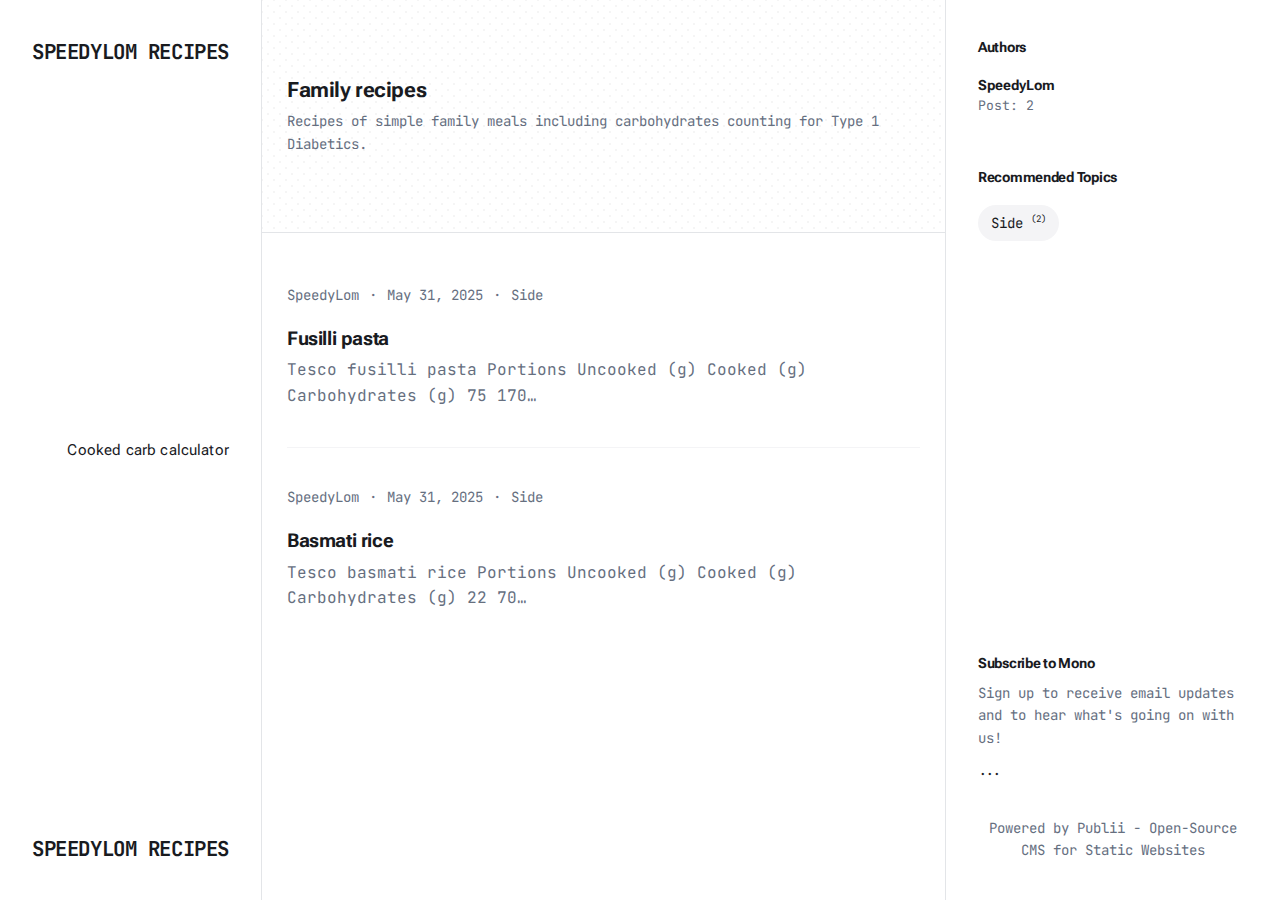
<file: index.html>
<!DOCTYPE html><html lang="en-gb"><head><meta charset="utf-8"><meta http-equiv="X-UA-Compatible" content="IE=edge"><meta name="viewport" content="width=device-width,initial-scale=1"><title>SpeedyLom Recipes</title><meta name="generator" content="Publii Open-Source CMS for Static Site"><link rel="canonical" href="https://speedylom.github.io/recipes/"><link rel="alternate" type="application/atom+xml" href="https://speedylom.github.io/recipes/feed.xml" title="SpeedyLom Recipes - RSS"><link rel="alternate" type="application/json" href="https://speedylom.github.io/recipes/feed.json" title="SpeedyLom Recipes - JSON"><meta property="og:title" content="SpeedyLom Recipes"><meta property="og:site_name" content="SpeedyLom Recipes"><meta property="og:description" content=""><meta property="og:url" content="https://speedylom.github.io/recipes/"><meta property="og:type" content="website"><link rel="preload" href="https://speedylom.github.io/recipes/assets/dynamic/fonts/jetbrainsmono/jetbrainsmono.woff2" as="font" type="font/woff2" crossorigin><link rel="preload" href="https://speedylom.github.io/recipes/assets/dynamic/fonts/robotoflex/robotoflex.woff2" as="font" type="font/woff2" crossorigin><link rel="stylesheet" href="https://speedylom.github.io/recipes/assets/css/style.css?v=5b402bc530615e32a98f6b62f807cf74"><script type="application/ld+json">{"@context":"http://schema.org","@type":"Organization","name":"SpeedyLom Recipes","url":"https://speedylom.github.io/recipes/"}</script><noscript><style>img[loading] {
                    opacity: 1;
                }</style></noscript></head><body class="home-template"><div class="container"><div class="left-bar"><div class="left-bar__inner"><header class="header"><a class="logo" href="https://speedylom.github.io/recipes/">SpeedyLom Recipes</a><nav class="navbar"><button class="navbar__toggle" aria-label="Menu" aria-haspopup="true" aria-expanded="false"><span class="navbar__toggle__box"><span class="navbar__toggle__inner">Menu</span></span></button><ul class="navbar__menu"><li><a href="https://speedylom.github.io/recipes/cooked-carb-calculator/" target="_self" aria-label="Cooked carb calculator"><span>Cooked carb calculator</span></a></li></ul></nav><a class="logo logo--atbottom" href="https://speedylom.github.io/recipes/">SpeedyLom Recipes</a></header></div></div><main class="main"><div class="hero"><div class="main__inner"><h1>Family recipes</h1><p>Recipes of simple family meals including carbohydrates counting for Type 1 Diabetics.</p></div></div><div class="main__inner"><article class="c-card"><div class="c-card__meta"><div class="c-card__author"><a href="https://speedylom.github.io/recipes/authors/speedylom/">SpeedyLom</a></div><time datetime="2025-05-31T14:46">May 31, 2025 </time><a href="https://speedylom.github.io/recipes/tags/side/" class="c-card-tag">Side</a></div><header class="c-card__header"><h2 class="c-card__title"><a href="https://speedylom.github.io/recipes/posts/fusilli-pasta/">Fusilli pasta</a></h2><p>Tesco fusilli pasta Portions Uncooked (g) Cooked (g) Carbohydrates (g) 75 170&hellip;</p></header></article><article class="c-card"><div class="c-card__meta"><div class="c-card__author"><a href="https://speedylom.github.io/recipes/authors/speedylom/">SpeedyLom</a></div><time datetime="2025-05-31T11:59">May 31, 2025 </time><a href="https://speedylom.github.io/recipes/tags/side/" class="c-card-tag">Side</a></div><header class="c-card__header"><h2 class="c-card__title"><a href="https://speedylom.github.io/recipes/posts/basmati-rice/">Basmati rice</a></h2><p>Tesco basmati rice Portions Uncooked (g) Cooked (g) Carbohydrates (g) 22 70&hellip;</p></header></article></div></main><div class="right-bar"><div class="right-bar__inner"><div class="sidebar"><section class="box authors"><h3 class="box__title">Authors</h3><ul class="authors__cotainer"><li class="authors__item"><div><a href="https://speedylom.github.io/recipes/authors/speedylom/" class="authors__title">SpeedyLom</a> <span class="authors__meta">Post: 2</span></div></li></ul></section><section class="box tags"><h3 class="box__title">Recommended Topics</h3><ul class="tags__list"><li class="tags__item"><a href="https://speedylom.github.io/recipes/tags/side/" class="btn btn--gray">Side <sup>(2)</sup></a></li></ul></section><section class="box newsletter"><h3 class="box__title">Subscribe to Mono</h3><p class="newsletter__desc">Sign up to receive email updates and to hear what's going on with us!</p><form>...</form></section><div class="box copyright">Powered by Publii - Open-Source CMS for Static Websites</div></div></div></div></div><script defer="defer" src="https://speedylom.github.io/recipes/assets/js/scripts.min.js?v=b2d91bcadbf5db401b76eb5bb3092eb7"></script><script>var images = document.querySelectorAll('img[loading]');
        for (var i = 0; i < images.length; i++) {
            if (images[i].complete) {
                images[i].classList.add('is-loaded');
            } else {
                images[i].addEventListener('load', function () {
                    this.classList.add('is-loaded');
                }, false);
            }
        }</script></body></html>
</file>
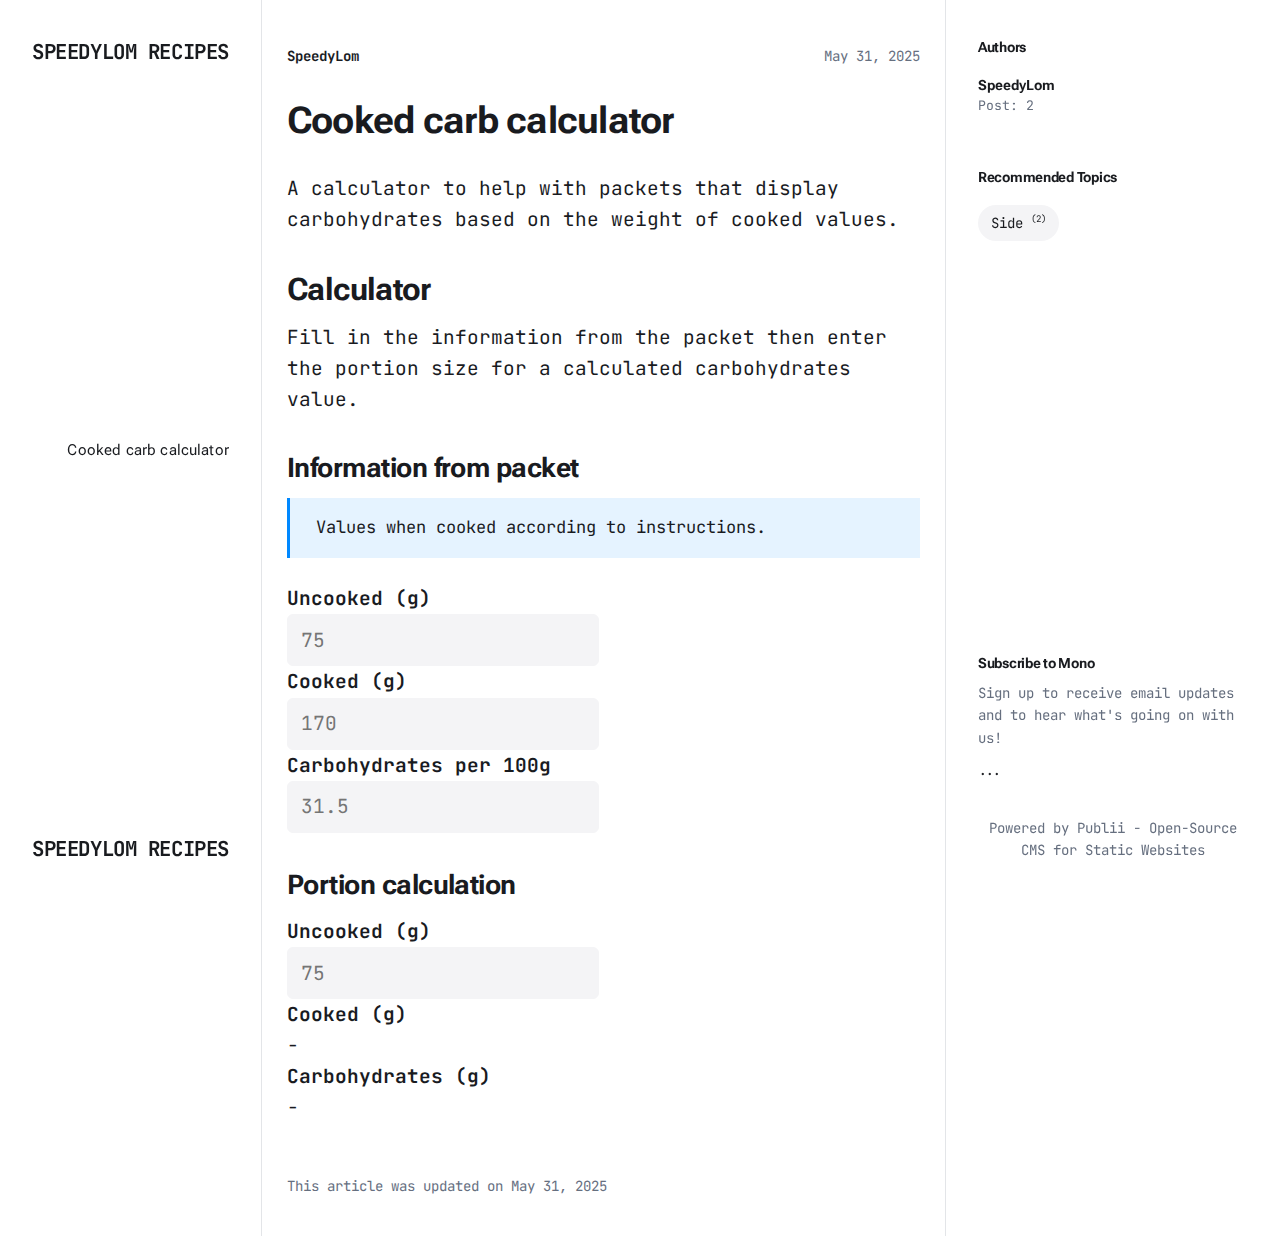
<file: cooked-carb-calculator/index.html>
<!DOCTYPE html><html lang="en-gb"><head><meta charset="utf-8"><meta http-equiv="X-UA-Compatible" content="IE=edge"><meta name="viewport" content="width=device-width,initial-scale=1"><title>Cooked carb calculator - SpeedyLom Recipes</title><meta name="description" content="A calculator to help with packets that display carbohydrates based on the&hellip;"><meta name="generator" content="Publii Open-Source CMS for Static Site"><link rel="canonical" href="https://speedylom.github.io/recipes/cooked-carb-calculator/"><link rel="alternate" type="application/atom+xml" href="https://speedylom.github.io/recipes/feed.xml" title="SpeedyLom Recipes - RSS"><link rel="alternate" type="application/json" href="https://speedylom.github.io/recipes/feed.json" title="SpeedyLom Recipes - JSON"><meta property="og:title" content="Cooked carb calculator"><meta property="og:site_name" content="SpeedyLom Recipes"><meta property="og:description" content="A calculator to help with packets that display carbohydrates based on the&hellip;"><meta property="og:url" content="https://speedylom.github.io/recipes/cooked-carb-calculator/"><meta property="og:type" content="article"><link rel="preload" href="https://speedylom.github.io/recipes/assets/dynamic/fonts/jetbrainsmono/jetbrainsmono.woff2" as="font" type="font/woff2" crossorigin><link rel="preload" href="https://speedylom.github.io/recipes/assets/dynamic/fonts/robotoflex/robotoflex.woff2" as="font" type="font/woff2" crossorigin><link rel="stylesheet" href="https://speedylom.github.io/recipes/assets/css/style.css?v=5b402bc530615e32a98f6b62f807cf74"><script type="application/ld+json">{"@context":"http://schema.org","@type":"Article","mainEntityOfPage":{"@type":"WebPage","@id":"https://speedylom.github.io/recipes/cooked-carb-calculator/"},"headline":"Cooked carb calculator","datePublished":"2025-05-31T18:21+01:00","dateModified":"2025-05-31T18:21+01:00","description":"A calculator to help with packets that display carbohydrates based on the&hellip;","author":{"@type":"Person","name":"SpeedyLom","url":"https://speedylom.github.io/recipes/authors/speedylom/"},"publisher":{"@type":"Organization","name":"SpeedyLom"}}</script><noscript><style>img[loading] {
                    opacity: 1;
                }</style></noscript></head><body class="page-template"><div class="container"><div class="left-bar"><div class="left-bar__inner"><header class="header"><a class="logo" href="https://speedylom.github.io/recipes/">SpeedyLom Recipes</a><nav class="navbar"><button class="navbar__toggle" aria-label="Menu" aria-haspopup="true" aria-expanded="false"><span class="navbar__toggle__box"><span class="navbar__toggle__inner">Menu</span></span></button><ul class="navbar__menu"><li class="active"><a href="https://speedylom.github.io/recipes/cooked-carb-calculator/" target="_self" aria-label="Cooked carb calculator"><span>Cooked carb calculator</span></a></li></ul></nav><a class="logo logo--atbottom" href="https://speedylom.github.io/recipes/">SpeedyLom Recipes</a></header></div></div><main class="main page"><article class="content"><div class="main__inner"><div class="content__meta"><div class="content__author"><div><a href="https://speedylom.github.io/recipes/authors/speedylom/" class="content__author__name">SpeedyLom</a></div></div><div class="content__date"><time datetime="2025-05-31T18:21">May 31, 2025</time></div></div><header class="content__header"><h1 class="content__title">Cooked carb calculator</h1><p class="content__lead"></p></header><div class="content__entry"><p>A calculator to help with packets that display carbohydrates based on the weight of cooked values.</p><h2 id="calculator">Calculator</h2><p>Fill in the information from the packet then enter the portion size for a calculated carbohydrates value.</p><h3 id="information-from-packet">Information from packet</h3><p class="msg msg--info">Values when cooked according to instructions.</p><div><dl><dt><label for="example-uncooked">Uncooked (g)</label></dt><dd><input id="example-uncooked" name="example-uncooked" type="number" min="0" step="1" placeholder="75"></dd><dt><label for="example-uncooked">Cooked (g)</label></dt><dd><input id="example-cooked" name="example-cooked" type="number" min="0" step="1" placeholder="170"></dd><dt><label for="carbs-per-100g">Carbohydrates per 100g</label></dt><dd><input id="carbs-per-100g" name="carbs-per-100g" type="number" min="0" step="0.1" placeholder="31.5"></dd></dl><h3>Portion calculation</h3><dl><dt><label for="uncooked">Uncooked (g)</label></dt><dd><input id="uncooked" name="uncooked" type="number" min="0" step="1" placeholder="75"></dd><dt>Cooked (g)</dt><dd id="cooked">-</dd><dt>Carbohydrates (g)</dt><dd id="carbs">-</dd></dl><script type="text/javascript">const carbsPer100Gram = document.getElementById('carbs-per-100g');
const exampleCooked = document.getElementById('example-cooked');
const exampleUncooked = document.getElementById('example-uncooked');

const carbs = document.getElementById('carbs');
const cooked = document.getElementById('cooked');
const uncooked = document.getElementById('uncooked');

carbsPer100Gram.addEventListener('input', (event) => {
	calculateCarbs();
});

exampleCooked.addEventListener('input', (event) => {
	calculateCarbs();
});

exampleUncooked.addEventListener('input', (event) => {
	calculateCarbs();
});

uncooked.addEventListener('input', (event) => {
	calculateCarbs();
});

function calculateCarbs() {
	if (carbsPer100Gram.value == '' || carbsPer100Gram.value < 1) {
  	resetCalculation();
    return;
  }

	if (exampleCooked.value == '' || exampleCooked.value < 1) {
  	resetCalculation();
    return;
  }

	if (exampleUncooked.value == '' || exampleUncooked.value < 1) {
  	resetCalculation();
    return;
  }

	if (uncooked.value == '' || uncooked.value < 1) {
  	resetCalculation();
    return;
  }

	const carbsPerOneGram = carbsPer100Gram.value / 100;
  const cookedPerOneGram = exampleCooked.value / exampleUncooked.value;

  let cookedGrams = uncooked.value * cookedPerOneGram;
  cooked.textContent = Number(cookedGrams.toFixed(0));
  carbs.textContent = Number((cookedGrams * carbsPerOneGram).toFixed(1));
}

function resetCalculation() {
	cooked.textContent = '-';
  carbs.textContent = '-';
}</script></div></div><footer class="content__footer"><div class="content__last-updated">This article was updated on <time datetime="2025-05-31T18:21">May 31, 2025</time></div><div class="content__share"></div></footer></div></article></main><div class="right-bar"><div class="right-bar__inner"><div class="sidebar"><section class="box authors"><h3 class="box__title">Authors</h3><ul class="authors__cotainer"><li class="authors__item"><div><a href="https://speedylom.github.io/recipes/authors/speedylom/" class="authors__title">SpeedyLom</a> <span class="authors__meta">Post: 2</span></div></li></ul></section><section class="box tags"><h3 class="box__title">Recommended Topics</h3><ul class="tags__list"><li class="tags__item"><a href="https://speedylom.github.io/recipes/tags/side/" class="btn btn--gray">Side <sup>(2)</sup></a></li></ul></section><section class="box newsletter"><h3 class="box__title">Subscribe to Mono</h3><p class="newsletter__desc">Sign up to receive email updates and to hear what's going on with us!</p><form>...</form></section><div class="box copyright">Powered by Publii - Open-Source CMS for Static Websites</div></div></div></div></div><script defer="defer" src="https://speedylom.github.io/recipes/assets/js/scripts.min.js?v=b2d91bcadbf5db401b76eb5bb3092eb7"></script><script>var images = document.querySelectorAll('img[loading]');
        for (var i = 0; i < images.length; i++) {
            if (images[i].complete) {
                images[i].classList.add('is-loaded');
            } else {
                images[i].addEventListener('load', function () {
                    this.classList.add('is-loaded');
                }, false);
            }
        }</script></body></html>
</file>
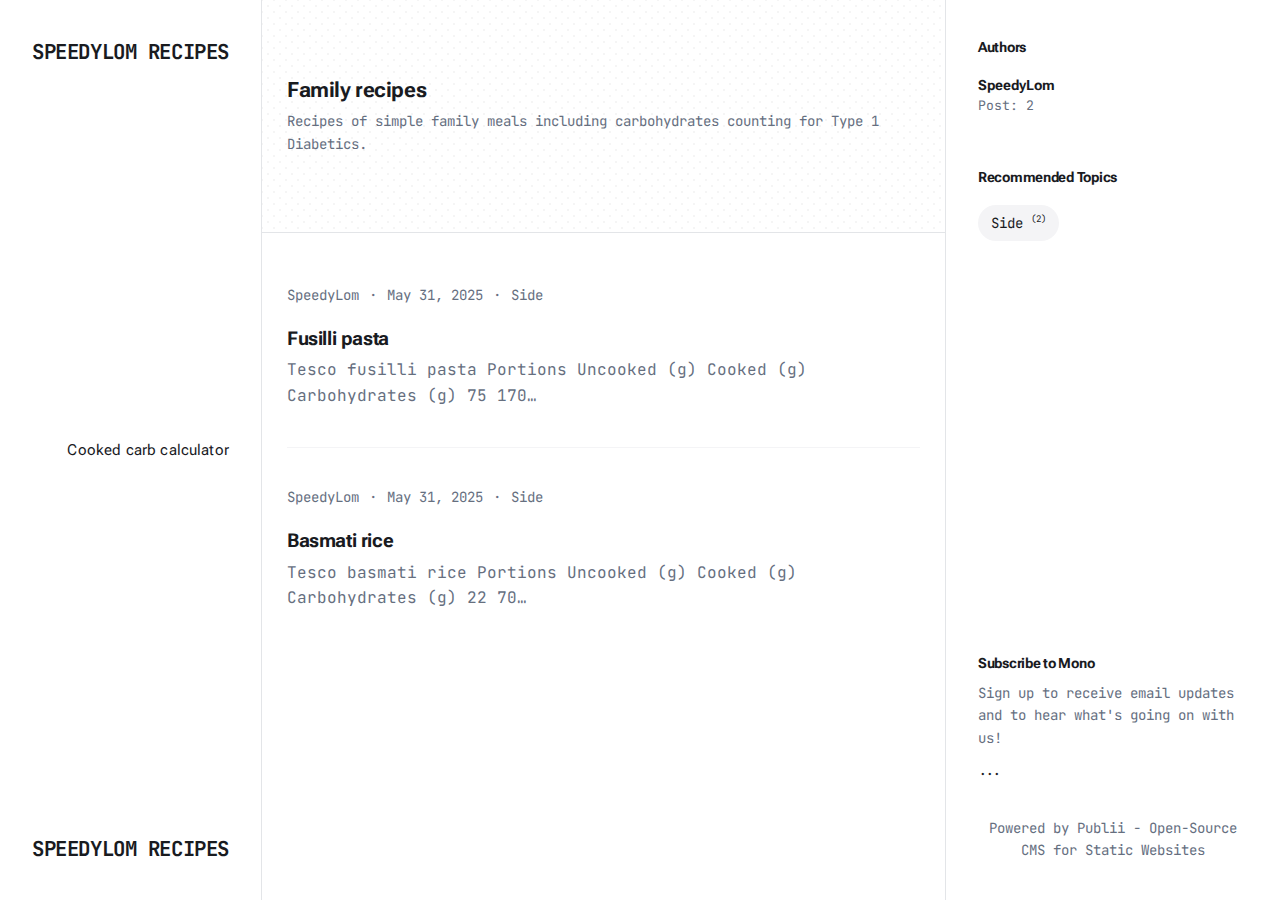
<file: posts/index.html>
<!DOCTYPE html><html lang="en-gb"><head><meta charset="utf-8"><meta http-equiv="X-UA-Compatible" content="IE=edge"><meta name="viewport" content="width=device-width,initial-scale=1"><title>SpeedyLom Recipes</title><meta name="generator" content="Publii Open-Source CMS for Static Site"><link rel="canonical" href="https://speedylom.github.io/recipes/posts/"><link rel="alternate" type="application/atom+xml" href="https://speedylom.github.io/recipes/feed.xml" title="SpeedyLom Recipes - RSS"><link rel="alternate" type="application/json" href="https://speedylom.github.io/recipes/feed.json" title="SpeedyLom Recipes - JSON"><meta property="og:title" content="SpeedyLom Recipes"><meta property="og:site_name" content="SpeedyLom Recipes"><meta property="og:description" content=""><meta property="og:url" content="https://speedylom.github.io/recipes/posts/"><meta property="og:type" content="website"><link rel="preload" href="https://speedylom.github.io/recipes/assets/dynamic/fonts/jetbrainsmono/jetbrainsmono.woff2" as="font" type="font/woff2" crossorigin><link rel="preload" href="https://speedylom.github.io/recipes/assets/dynamic/fonts/robotoflex/robotoflex.woff2" as="font" type="font/woff2" crossorigin><link rel="stylesheet" href="https://speedylom.github.io/recipes/assets/css/style.css?v=5b402bc530615e32a98f6b62f807cf74"><script type="application/ld+json">{"@context":"http://schema.org","@type":"Organization","name":"SpeedyLom Recipes","url":"https://speedylom.github.io/recipes/"}</script><noscript><style>img[loading] {
                    opacity: 1;
                }</style></noscript></head><body><div class="container"><div class="left-bar"><div class="left-bar__inner"><header class="header"><a class="logo" href="https://speedylom.github.io/recipes/">SpeedyLom Recipes</a><nav class="navbar"><button class="navbar__toggle" aria-label="Menu" aria-haspopup="true" aria-expanded="false"><span class="navbar__toggle__box"><span class="navbar__toggle__inner">Menu</span></span></button><ul class="navbar__menu"><li><a href="https://speedylom.github.io/recipes/cooked-carb-calculator/" target="_self" aria-label="Cooked carb calculator"><span>Cooked carb calculator</span></a></li></ul></nav><a class="logo logo--atbottom" href="https://speedylom.github.io/recipes/">SpeedyLom Recipes</a></header></div></div><main class="main"><div class="hero"><div class="main__inner"><h1>Family recipes</h1><p>Recipes of simple family meals including carbohydrates counting for Type 1 Diabetics.</p></div></div><div class="main__inner"><article class="c-card"><div class="c-card__meta"><div class="c-card__author"><a href="https://speedylom.github.io/recipes/authors/speedylom/">SpeedyLom</a></div><time datetime="2025-05-31T14:46">May 31, 2025 </time><a href="https://speedylom.github.io/recipes/tags/side/" class="c-card-tag">Side</a></div><header class="c-card__header"><h2 class="c-card__title"><a href="https://speedylom.github.io/recipes/posts/fusilli-pasta/">Fusilli pasta</a></h2><p>Tesco fusilli pasta Portions Uncooked (g) Cooked (g) Carbohydrates (g) 75 170&hellip;</p></header></article><article class="c-card"><div class="c-card__meta"><div class="c-card__author"><a href="https://speedylom.github.io/recipes/authors/speedylom/">SpeedyLom</a></div><time datetime="2025-05-31T11:59">May 31, 2025 </time><a href="https://speedylom.github.io/recipes/tags/side/" class="c-card-tag">Side</a></div><header class="c-card__header"><h2 class="c-card__title"><a href="https://speedylom.github.io/recipes/posts/basmati-rice/">Basmati rice</a></h2><p>Tesco basmati rice Portions Uncooked (g) Cooked (g) Carbohydrates (g) 22 70&hellip;</p></header></article></div></main><div class="right-bar"><div class="right-bar__inner"><div class="sidebar"><section class="box authors"><h3 class="box__title">Authors</h3><ul class="authors__cotainer"><li class="authors__item"><div><a href="https://speedylom.github.io/recipes/authors/speedylom/" class="authors__title">SpeedyLom</a> <span class="authors__meta">Post: 2</span></div></li></ul></section><section class="box tags"><h3 class="box__title">Recommended Topics</h3><ul class="tags__list"><li class="tags__item"><a href="https://speedylom.github.io/recipes/tags/side/" class="btn btn--gray">Side <sup>(2)</sup></a></li></ul></section><section class="box newsletter"><h3 class="box__title">Subscribe to Mono</h3><p class="newsletter__desc">Sign up to receive email updates and to hear what's going on with us!</p><form>...</form></section><div class="box copyright">Powered by Publii - Open-Source CMS for Static Websites</div></div></div></div></div><script defer="defer" src="https://speedylom.github.io/recipes/assets/js/scripts.min.js?v=b2d91bcadbf5db401b76eb5bb3092eb7"></script><script>var images = document.querySelectorAll('img[loading]');
        for (var i = 0; i < images.length; i++) {
            if (images[i].complete) {
                images[i].classList.add('is-loaded');
            } else {
                images[i].addEventListener('load', function () {
                    this.classList.add('is-loaded');
                }, false);
            }
        }</script></body></html>
</file>
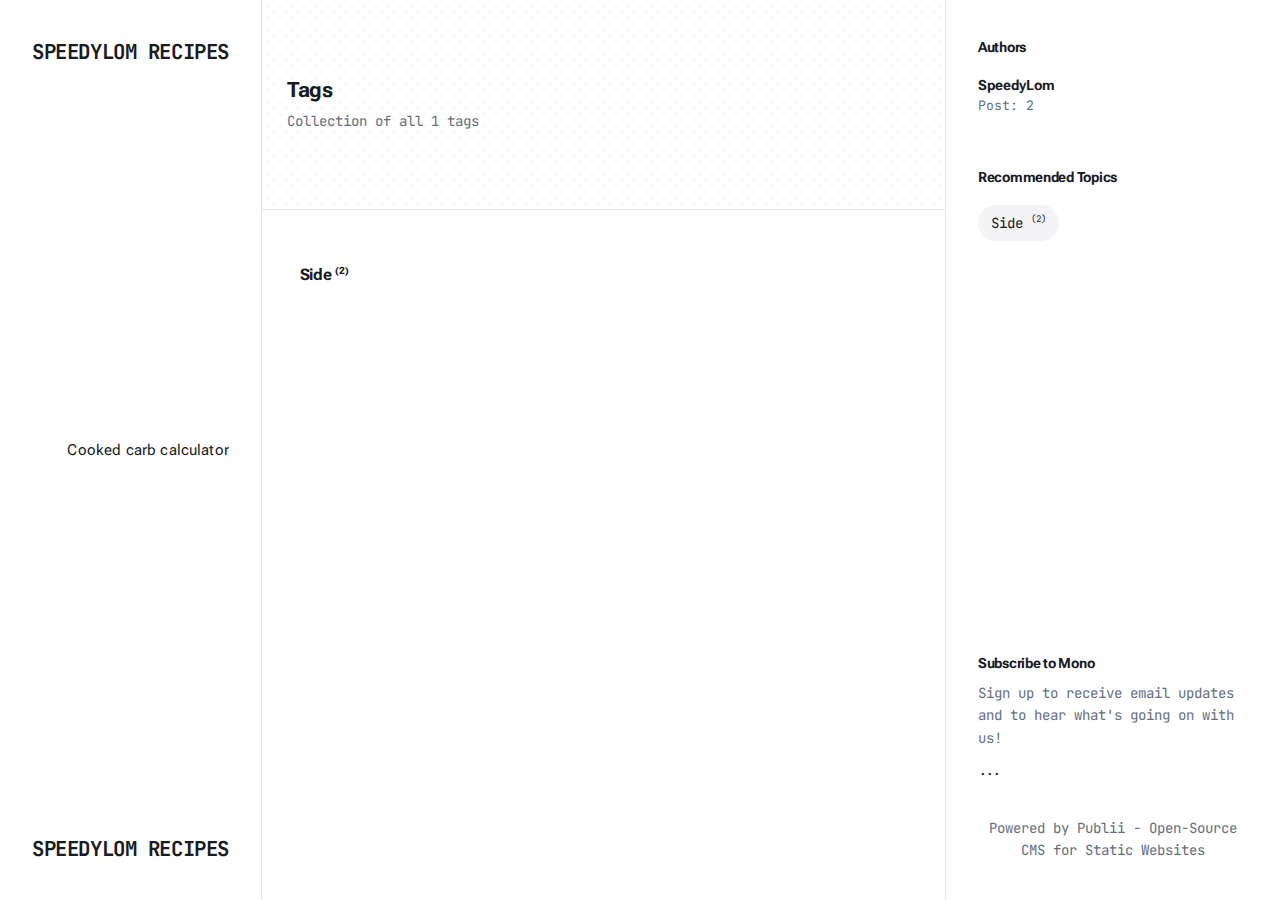
<file: tags/index.html>
<!DOCTYPE html><html lang="en-gb"><head><meta charset="utf-8"><meta http-equiv="X-UA-Compatible" content="IE=edge"><meta name="viewport" content="width=device-width,initial-scale=1"><title>All tags - SpeedyLom Recipes</title><meta name="robots" content="noindex, follow"><meta name="generator" content="Publii Open-Source CMS for Static Site"><link rel="alternate" type="application/atom+xml" href="https://speedylom.github.io/recipes/feed.xml" title="SpeedyLom Recipes - RSS"><link rel="alternate" type="application/json" href="https://speedylom.github.io/recipes/feed.json" title="SpeedyLom Recipes - JSON"><meta property="og:title" content="SpeedyLom Recipes"><meta property="og:site_name" content="SpeedyLom Recipes"><meta property="og:description" content=""><meta property="og:url" content="https://speedylom.github.io/recipes/tags/"><meta property="og:type" content="website"><link rel="preload" href="https://speedylom.github.io/recipes/assets/dynamic/fonts/jetbrainsmono/jetbrainsmono.woff2" as="font" type="font/woff2" crossorigin><link rel="preload" href="https://speedylom.github.io/recipes/assets/dynamic/fonts/robotoflex/robotoflex.woff2" as="font" type="font/woff2" crossorigin><link rel="stylesheet" href="https://speedylom.github.io/recipes/assets/css/style.css?v=5b402bc530615e32a98f6b62f807cf74"><script type="application/ld+json">{"@context":"http://schema.org","@type":"Organization","name":"SpeedyLom Recipes","url":"https://speedylom.github.io/recipes/"}</script><noscript><style>img[loading] {
                    opacity: 1;
                }</style></noscript></head><body class="tags-template"><div class="container"><div class="left-bar"><div class="left-bar__inner"><header class="header"><a class="logo" href="https://speedylom.github.io/recipes/">SpeedyLom Recipes</a><nav class="navbar"><button class="navbar__toggle" aria-label="Menu" aria-haspopup="true" aria-expanded="false"><span class="navbar__toggle__box"><span class="navbar__toggle__inner">Menu</span></span></button><ul class="navbar__menu"><li><a href="https://speedylom.github.io/recipes/cooked-carb-calculator/" target="_self" aria-label="Cooked carb calculator"><span>Cooked carb calculator</span></a></li></ul></nav><a class="logo logo--atbottom" href="https://speedylom.github.io/recipes/">SpeedyLom Recipes</a></header></div></div><main class="main page page--tags"><div class="hero"><div class="main__inner"><h1>Tags</h1><p>Collection of all 1 tags</p></div></div><div class="main__inner"><ul class="tags-list"><li class="tags-list__item"><a href="https://speedylom.github.io/recipes/tags/side/"><span class="tags-list__title">Side <sup>(2)</sup></span></a></li></ul></div></main><div class="right-bar"><div class="right-bar__inner"><div class="sidebar"><section class="box authors"><h3 class="box__title">Authors</h3><ul class="authors__cotainer"><li class="authors__item"><div><a href="https://speedylom.github.io/recipes/authors/speedylom/" class="authors__title">SpeedyLom</a> <span class="authors__meta">Post: 2</span></div></li></ul></section><section class="box tags"><h3 class="box__title">Recommended Topics</h3><ul class="tags__list"><li class="tags__item"><a href="https://speedylom.github.io/recipes/tags/side/" class="btn btn--gray">Side <sup>(2)</sup></a></li></ul></section><section class="box newsletter"><h3 class="box__title">Subscribe to Mono</h3><p class="newsletter__desc">Sign up to receive email updates and to hear what's going on with us!</p><form>...</form></section><div class="box copyright">Powered by Publii - Open-Source CMS for Static Websites</div></div></div></div></div><script defer="defer" src="https://speedylom.github.io/recipes/assets/js/scripts.min.js?v=b2d91bcadbf5db401b76eb5bb3092eb7"></script><script>var images = document.querySelectorAll('img[loading]');
        for (var i = 0; i < images.length; i++) {
            if (images[i].complete) {
                images[i].classList.add('is-loaded');
            } else {
                images[i].addEventListener('load', function () {
                    this.classList.add('is-loaded');
                }, false);
            }
        }</script></body></html>
</file>
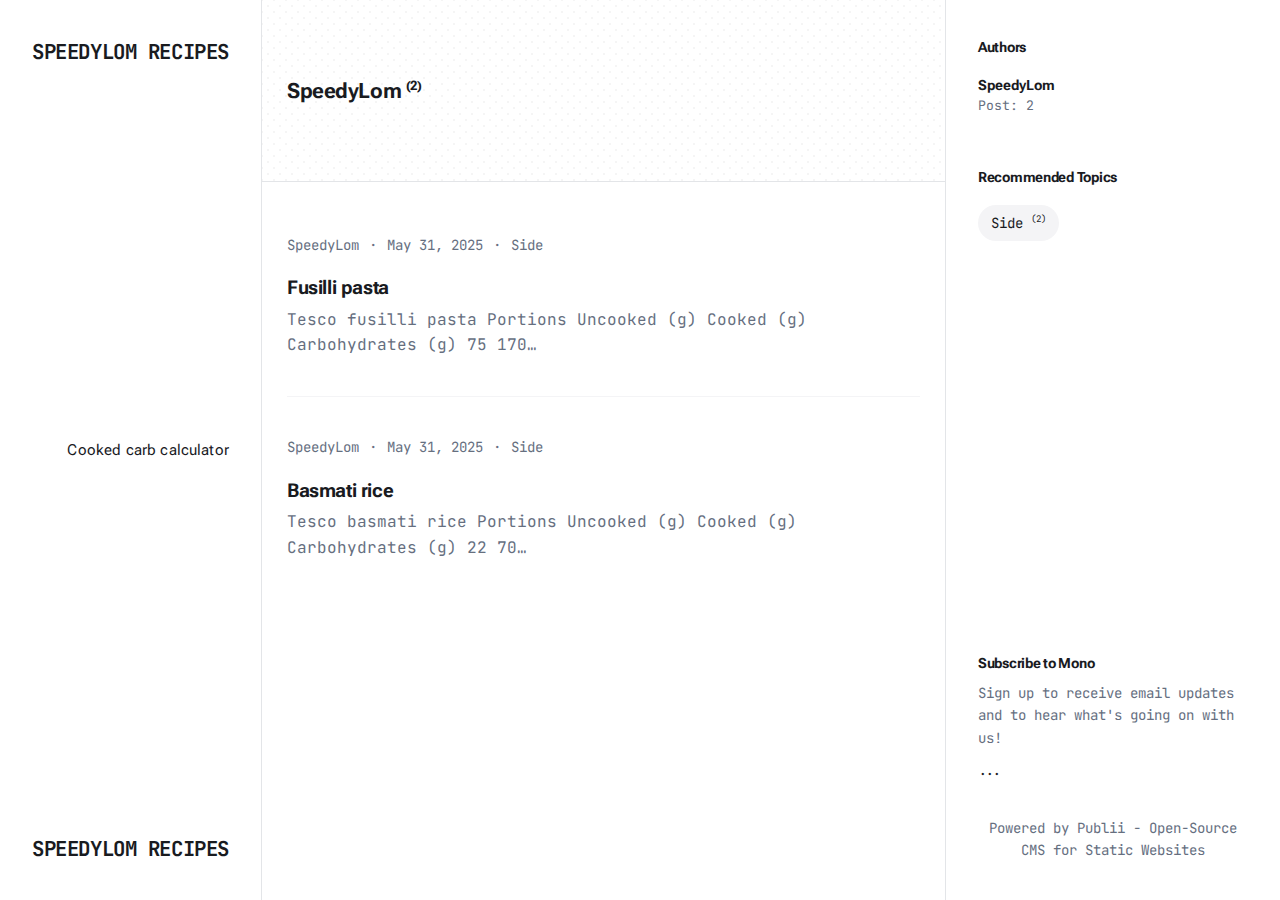
<file: authors/speedylom/index.html>
<!DOCTYPE html><html lang="en-gb"><head><meta charset="utf-8"><meta http-equiv="X-UA-Compatible" content="IE=edge"><meta name="viewport" content="width=device-width,initial-scale=1"><title>Author: SpeedyLom - SpeedyLom Recipes</title><meta name="robots" content="noindex, follow"><meta name="generator" content="Publii Open-Source CMS for Static Site"><link rel="alternate" type="application/atom+xml" href="https://speedylom.github.io/recipes/feed.xml" title="SpeedyLom Recipes - RSS"><link rel="alternate" type="application/json" href="https://speedylom.github.io/recipes/feed.json" title="SpeedyLom Recipes - JSON"><meta property="og:title" content="SpeedyLom"><meta property="og:site_name" content="SpeedyLom Recipes"><meta property="og:description" content=""><meta property="og:url" content="https://speedylom.github.io/recipes/authors/speedylom/"><meta property="og:type" content="website"><link rel="preload" href="https://speedylom.github.io/recipes/assets/dynamic/fonts/jetbrainsmono/jetbrainsmono.woff2" as="font" type="font/woff2" crossorigin><link rel="preload" href="https://speedylom.github.io/recipes/assets/dynamic/fonts/robotoflex/robotoflex.woff2" as="font" type="font/woff2" crossorigin><link rel="stylesheet" href="https://speedylom.github.io/recipes/assets/css/style.css?v=5b402bc530615e32a98f6b62f807cf74"><script type="application/ld+json">{"@context":"http://schema.org","@type":"Organization","name":"SpeedyLom Recipes","url":"https://speedylom.github.io/recipes/"}</script><noscript><style>img[loading] {
                    opacity: 1;
                }</style></noscript></head><body class="author-template"><div class="container"><div class="left-bar"><div class="left-bar__inner"><header class="header"><a class="logo" href="https://speedylom.github.io/recipes/">SpeedyLom Recipes</a><nav class="navbar"><button class="navbar__toggle" aria-label="Menu" aria-haspopup="true" aria-expanded="false"><span class="navbar__toggle__box"><span class="navbar__toggle__inner">Menu</span></span></button><ul class="navbar__menu"><li><a href="https://speedylom.github.io/recipes/cooked-carb-calculator/" target="_self" aria-label="Cooked carb calculator"><span>Cooked carb calculator</span></a></li></ul></nav><a class="logo logo--atbottom" href="https://speedylom.github.io/recipes/">SpeedyLom Recipes</a></header></div></div><main class="main page page--author"><div class="hero"><div class="main__inner"><div class="page--author__content"><h1>SpeedyLom <sup>(2)</sup></h1></div></div></div><div class="main__inner"><article class="c-card"><div class="c-card__meta"><div class="c-card__author"><a href="https://speedylom.github.io/recipes/authors/speedylom/">SpeedyLom</a></div><time datetime="2025-05-31T14:46">May 31, 2025 </time><a href="https://speedylom.github.io/recipes/tags/side/" class="c-card-tag">Side</a></div><header class="c-card__header"><h2 class="c-card__title"><a href="https://speedylom.github.io/recipes/posts/fusilli-pasta/">Fusilli pasta</a></h2><p>Tesco fusilli pasta Portions Uncooked (g) Cooked (g) Carbohydrates (g) 75 170&hellip;</p></header></article><article class="c-card"><div class="c-card__meta"><div class="c-card__author"><a href="https://speedylom.github.io/recipes/authors/speedylom/">SpeedyLom</a></div><time datetime="2025-05-31T11:59">May 31, 2025 </time><a href="https://speedylom.github.io/recipes/tags/side/" class="c-card-tag">Side</a></div><header class="c-card__header"><h2 class="c-card__title"><a href="https://speedylom.github.io/recipes/posts/basmati-rice/">Basmati rice</a></h2><p>Tesco basmati rice Portions Uncooked (g) Cooked (g) Carbohydrates (g) 22 70&hellip;</p></header></article></div></main><div class="right-bar"><div class="right-bar__inner"><div class="sidebar"><section class="box authors"><h3 class="box__title">Authors</h3><ul class="authors__cotainer"><li class="authors__item"><div><a href="https://speedylom.github.io/recipes/authors/speedylom/" class="authors__title">SpeedyLom</a> <span class="authors__meta">Post: 2</span></div></li></ul></section><section class="box tags"><h3 class="box__title">Recommended Topics</h3><ul class="tags__list"><li class="tags__item"><a href="https://speedylom.github.io/recipes/tags/side/" class="btn btn--gray">Side <sup>(2)</sup></a></li></ul></section><section class="box newsletter"><h3 class="box__title">Subscribe to Mono</h3><p class="newsletter__desc">Sign up to receive email updates and to hear what's going on with us!</p><form>...</form></section><div class="box copyright">Powered by Publii - Open-Source CMS for Static Websites</div></div></div></div></div><script defer="defer" src="https://speedylom.github.io/recipes/assets/js/scripts.min.js?v=b2d91bcadbf5db401b76eb5bb3092eb7"></script><script>var images = document.querySelectorAll('img[loading]');
        for (var i = 0; i < images.length; i++) {
            if (images[i].complete) {
                images[i].classList.add('is-loaded');
            } else {
                images[i].addEventListener('load', function () {
                    this.classList.add('is-loaded');
                }, false);
            }
        }</script></body></html>
</file>
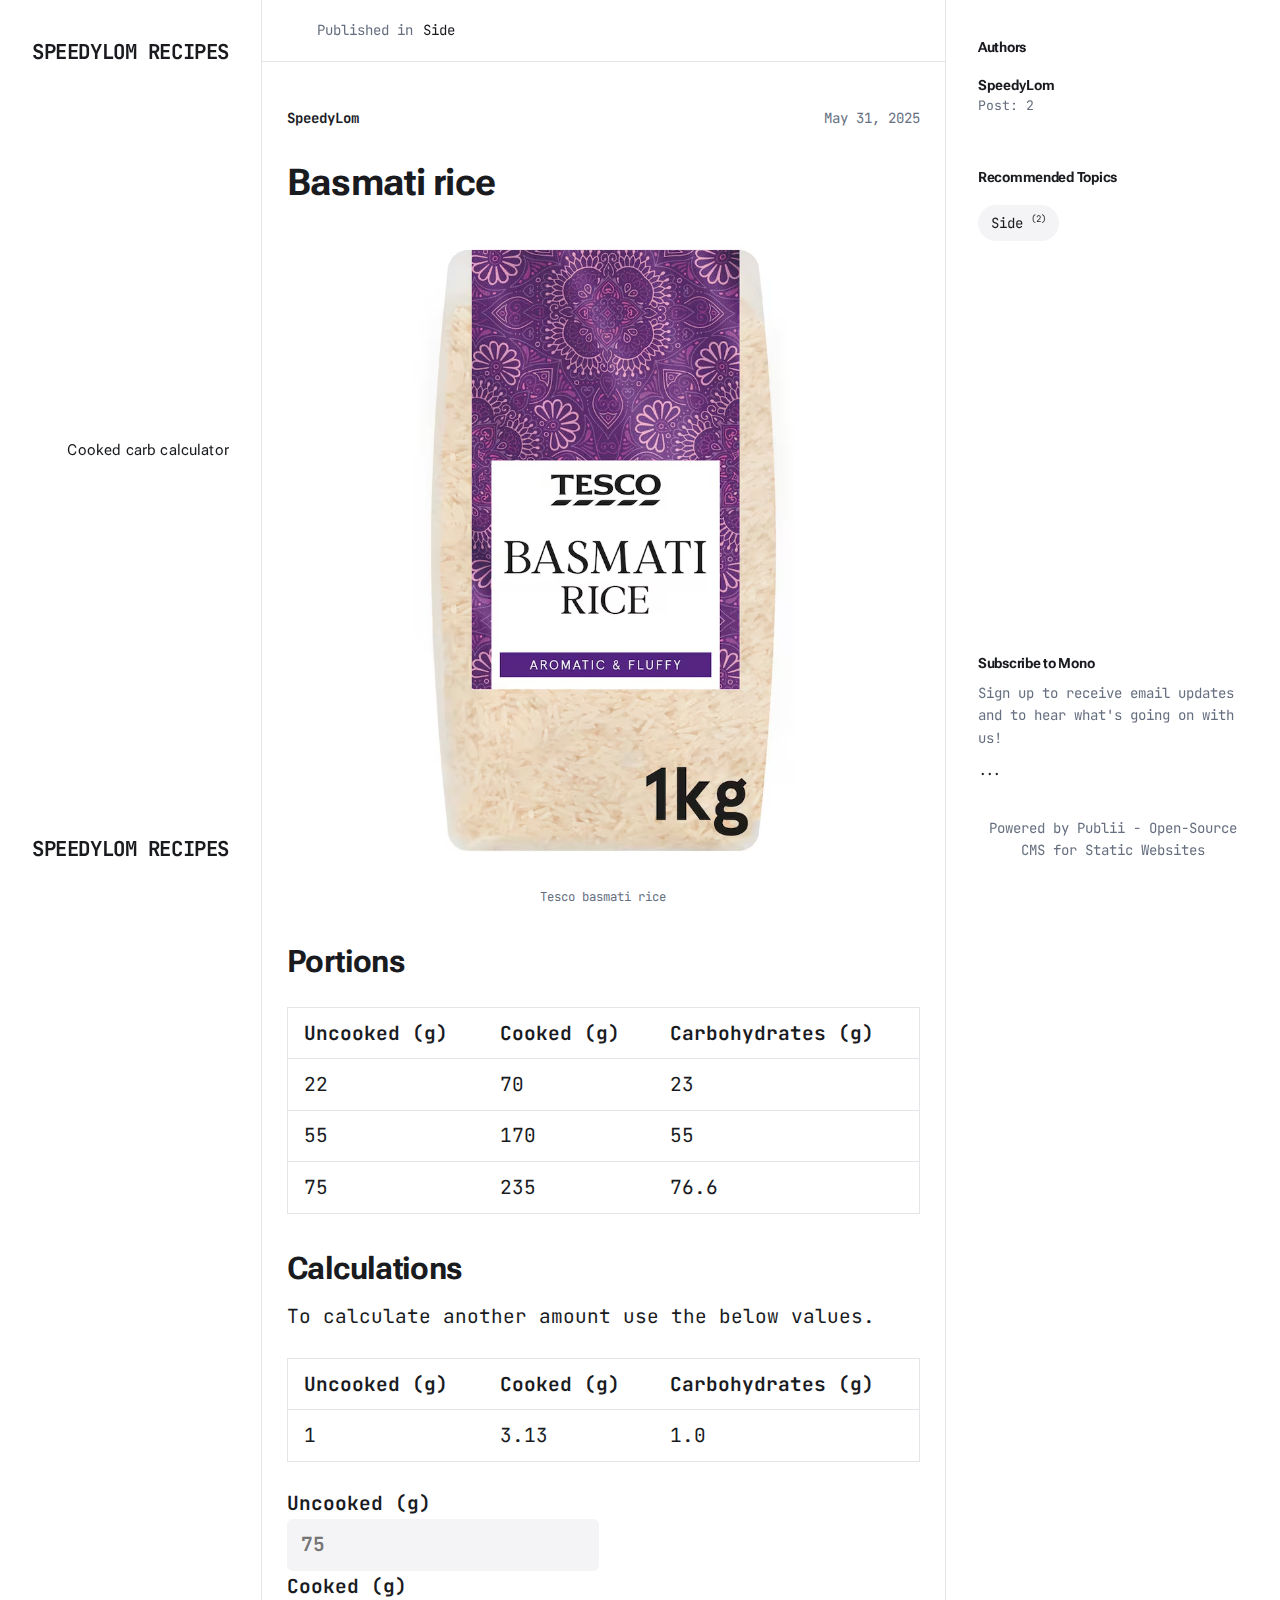
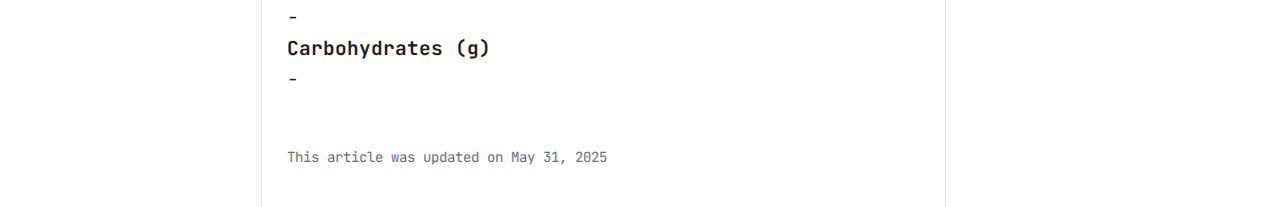
<file: posts/basmati-rice/index.html>
<!DOCTYPE html><html lang="en-gb"><head><meta charset="utf-8"><meta http-equiv="X-UA-Compatible" content="IE=edge"><meta name="viewport" content="width=device-width,initial-scale=1"><title>Basmati rice - SpeedyLom Recipes</title><meta name="description" content="Tesco basmati rice Portions Uncooked (g) Cooked (g) Carbohydrates (g) 22 70&hellip;"><meta name="generator" content="Publii Open-Source CMS for Static Site"><link rel="canonical" href="https://speedylom.github.io/recipes/posts/basmati-rice/"><link rel="alternate" type="application/atom+xml" href="https://speedylom.github.io/recipes/feed.xml" title="SpeedyLom Recipes - RSS"><link rel="alternate" type="application/json" href="https://speedylom.github.io/recipes/feed.json" title="SpeedyLom Recipes - JSON"><meta property="og:title" content="Basmati rice"><meta property="og:site_name" content="SpeedyLom Recipes"><meta property="og:description" content="Tesco basmati rice Portions Uncooked (g) Cooked (g) Carbohydrates (g) 22 70&hellip;"><meta property="og:url" content="https://speedylom.github.io/recipes/posts/basmati-rice/"><meta property="og:type" content="article"><link rel="preload" href="https://speedylom.github.io/recipes/assets/dynamic/fonts/jetbrainsmono/jetbrainsmono.woff2" as="font" type="font/woff2" crossorigin><link rel="preload" href="https://speedylom.github.io/recipes/assets/dynamic/fonts/robotoflex/robotoflex.woff2" as="font" type="font/woff2" crossorigin><link rel="stylesheet" href="https://speedylom.github.io/recipes/assets/css/style.css?v=5b402bc530615e32a98f6b62f807cf74"><script type="application/ld+json">{"@context":"http://schema.org","@type":"Article","mainEntityOfPage":{"@type":"WebPage","@id":"https://speedylom.github.io/recipes/posts/basmati-rice/"},"headline":"Basmati rice","datePublished":"2025-05-31T11:59+01:00","dateModified":"2025-05-31T16:28+01:00","description":"Tesco basmati rice Portions Uncooked (g) Cooked (g) Carbohydrates (g) 22 70&hellip;","author":{"@type":"Person","name":"SpeedyLom","url":"https://speedylom.github.io/recipes/authors/speedylom/"},"publisher":{"@type":"Organization","name":"SpeedyLom"}}</script><noscript><style>img[loading] {
                    opacity: 1;
                }</style></noscript></head><body class="post-template"><div class="container"><div class="left-bar"><div class="left-bar__inner"><header class="header"><a class="logo" href="https://speedylom.github.io/recipes/">SpeedyLom Recipes</a><nav class="navbar"><button class="navbar__toggle" aria-label="Menu" aria-haspopup="true" aria-expanded="false"><span class="navbar__toggle__box"><span class="navbar__toggle__inner">Menu</span></span></button><ul class="navbar__menu"><li><a href="https://speedylom.github.io/recipes/cooked-carb-calculator/" target="_self" aria-label="Cooked carb calculator"><span>Cooked carb calculator</span></a></li></ul></nav><a class="logo logo--atbottom" href="https://speedylom.github.io/recipes/">SpeedyLom Recipes</a></header></div></div><main class="main post"><article class="content"><div class="content__meta content__meta--attop"><div class="content__meta--attop__inner"><div class="content__maintag"><svg width="20" height="20" aria-hidden="true" focusable="false"><use xlink:href="https://speedylom.github.io/recipes/assets/svg/svg-map.svg#tag"/></svg> Published in <a href="https://speedylom.github.io/recipes/tags/side/" class="metadata__maintag">Side</a></div></div></div><div class="main__inner"><div class="content__meta"><div class="content__author"><div><a href="https://speedylom.github.io/recipes/authors/speedylom/" class="content__author__name">SpeedyLom</a></div></div><div class="content__date"><time datetime="2025-05-31T11:59">May 31, 2025</time></div></div><header class="content__header"><h1 class="content__title">Basmati rice</h1></header><div class="content__entry"><figure class="post__image post__image--center"><img loading="lazy" src="https://speedylom.github.io/recipes/media/posts/1/rice.avif" height="[object Object]" width="[object Object]" alt="1kg packet of Tesco basmati rice"><figcaption>Tesco basmati rice</figcaption></figure><h2 id="portions">Portions</h2><div><table><thead><tr><th>Uncooked (g)</th><th>Cooked (g)</th><th>Carbohydrates (g)</th></tr></thead><tbody><tr><td>22</td><td>70</td><td>23</td></tr><tr><td>55</td><td>170</td><td>55</td></tr><tr><td>75</td><td>235</td><td>76.6</td></tr></tbody></table></div><h2 id="calculations">Calculations</h2><p>To calculate another amount use the below values.</p><div><table><thead><tr><th>Uncooked (g)</th><th>Cooked (g)</th><th>Carbohydrates (g)</th></tr></thead><tbody><tr><td>1</td><td>3.13</td><td>1.0</td></tr></tbody></table><dl><dt><label for="uncooked">Uncooked (g)</label></dt><dt><input id="uncooked" name="uncooked" type="number" min="0" step="1" placeholder="75"></dt><dt>Cooked (g)</dt><dd id="cooked">-</dd><dt>Carbohydrates (g)</dt><dd id="carbs">-</dd></dl><script type="text/javascript">const carbsPerOneGram = 32.6/100;
    const cookedPerOneGram = 3.13;

    const carbs = document.getElementById('carbs');
    const cooked = document.getElementById('cooked');
    const uncooked = document.getElementById('uncooked');

    uncooked.addEventListener('input', (event) => {
    
	  if (uncooked.value == '' || uncooked.value < 1) {
 	      cooked.textContent = '-';
  	      carbs.textContent = '-';
  	    return;
      }
  
      let cookedGrams = uncooked.value * cookedPerOneGram;
      cooked.textContent = Number(cookedGrams.toFixed(0));
      carbs.textContent = Number((cookedGrams * carbsPerOneGram).toFixed(1));
    });</script></div><p></p></div><footer class="content__footer"><div class="content__last-updated">This article was updated on <time datetime="2025-05-31T16:28">May 31, 2025</time></div><div class="content__share"></div></footer></div></article></main><div class="right-bar"><div class="right-bar__inner"><div class="sidebar"><section class="box authors"><h3 class="box__title">Authors</h3><ul class="authors__cotainer"><li class="authors__item"><div><a href="https://speedylom.github.io/recipes/authors/speedylom/" class="authors__title">SpeedyLom</a> <span class="authors__meta">Post: 2</span></div></li></ul></section><section class="box tags"><h3 class="box__title">Recommended Topics</h3><ul class="tags__list"><li class="tags__item"><a href="https://speedylom.github.io/recipes/tags/side/" class="btn btn--gray">Side <sup>(2)</sup></a></li></ul></section><section class="box newsletter"><h3 class="box__title">Subscribe to Mono</h3><p class="newsletter__desc">Sign up to receive email updates and to hear what's going on with us!</p><form>...</form></section><div class="box copyright">Powered by Publii - Open-Source CMS for Static Websites</div></div></div></div></div><script defer="defer" src="https://speedylom.github.io/recipes/assets/js/scripts.min.js?v=b2d91bcadbf5db401b76eb5bb3092eb7"></script><script>var images = document.querySelectorAll('img[loading]');
        for (var i = 0; i < images.length; i++) {
            if (images[i].complete) {
                images[i].classList.add('is-loaded');
            } else {
                images[i].addEventListener('load', function () {
                    this.classList.add('is-loaded');
                }, false);
            }
        }</script></body></html>
</file>
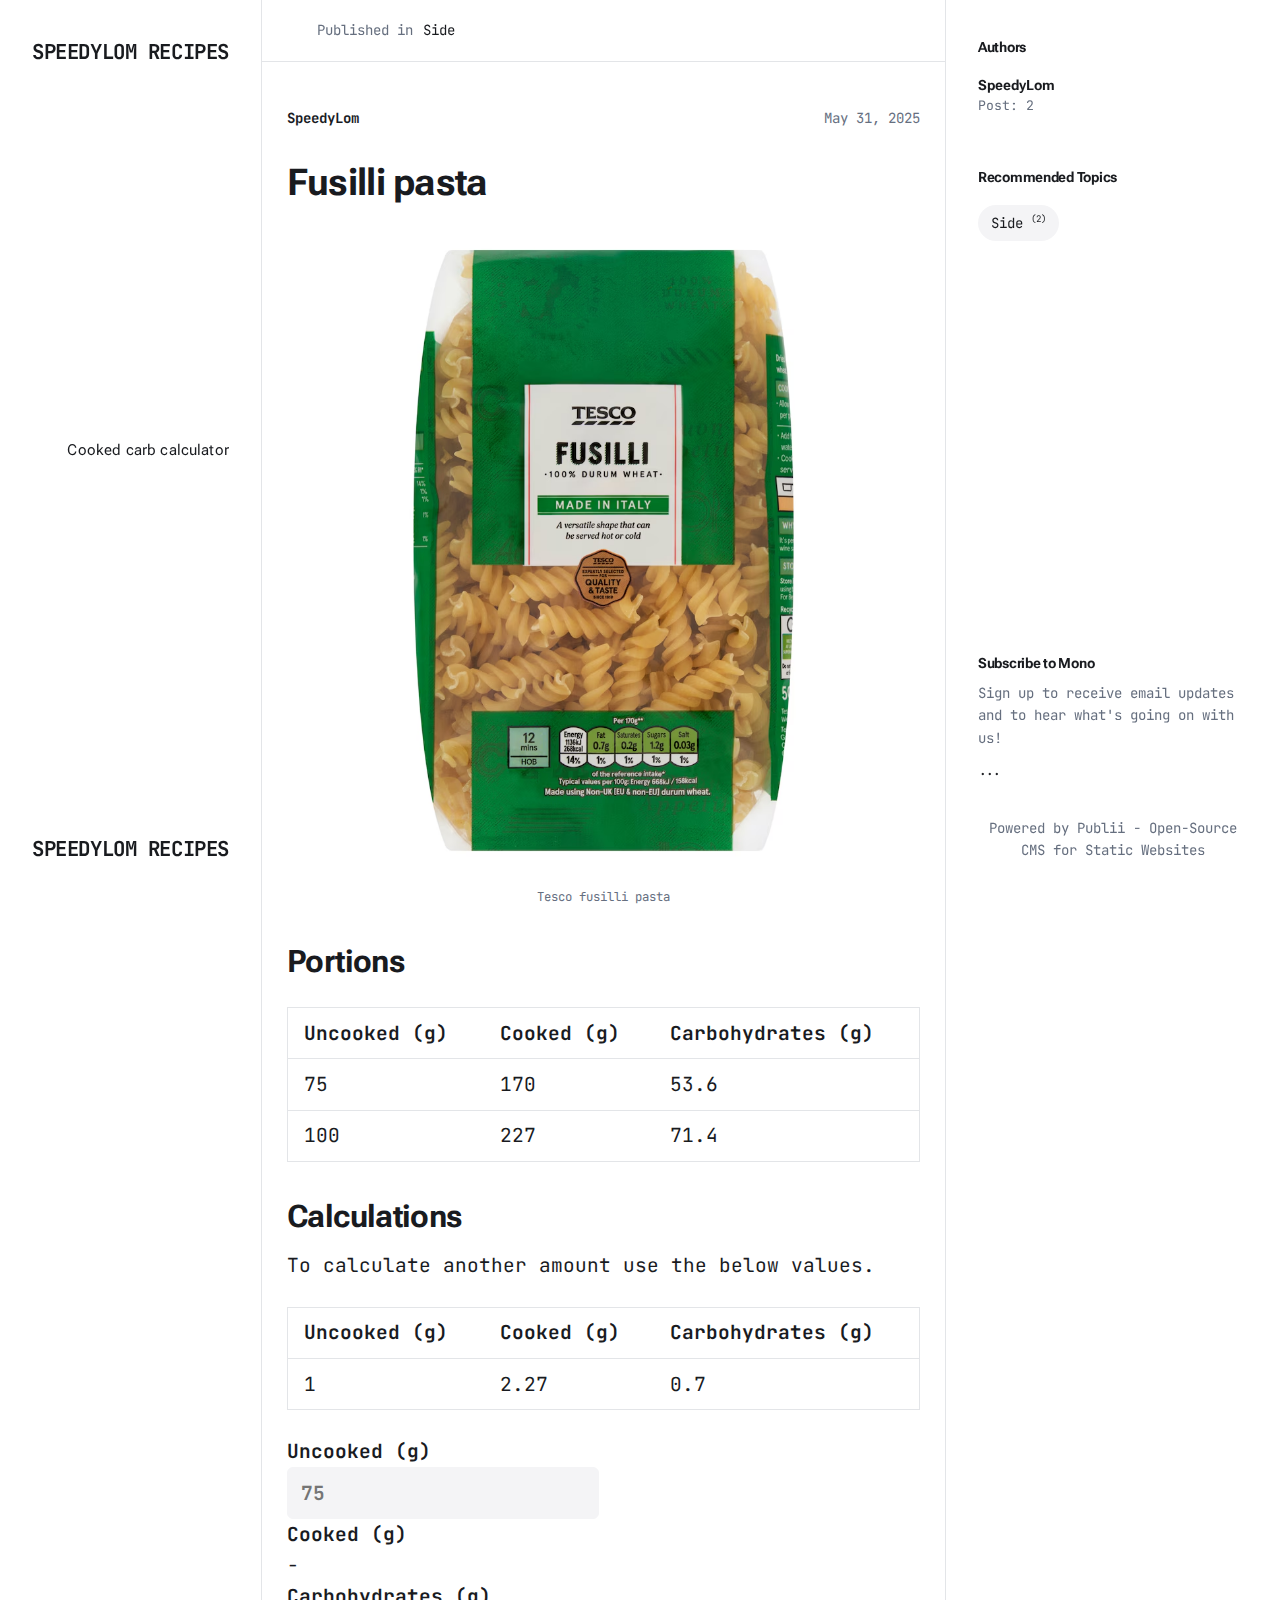
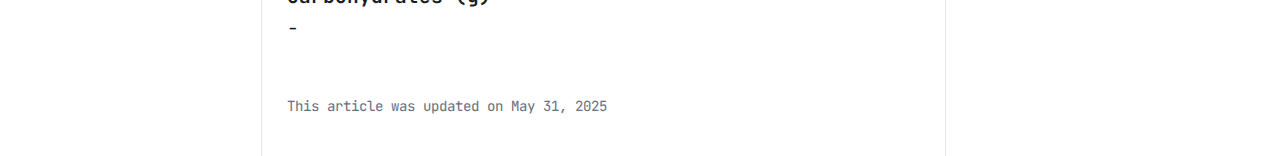
<file: posts/fusilli-pasta/index.html>
<!DOCTYPE html><html lang="en-gb"><head><meta charset="utf-8"><meta http-equiv="X-UA-Compatible" content="IE=edge"><meta name="viewport" content="width=device-width,initial-scale=1"><title>Fusilli pasta - SpeedyLom Recipes</title><meta name="description" content="Tesco fusilli pasta Portions Uncooked (g) Cooked (g) Carbohydrates (g) 75 170&hellip;"><meta name="generator" content="Publii Open-Source CMS for Static Site"><link rel="canonical" href="https://speedylom.github.io/recipes/posts/fusilli-pasta/"><link rel="alternate" type="application/atom+xml" href="https://speedylom.github.io/recipes/feed.xml" title="SpeedyLom Recipes - RSS"><link rel="alternate" type="application/json" href="https://speedylom.github.io/recipes/feed.json" title="SpeedyLom Recipes - JSON"><meta property="og:title" content="Fusilli pasta"><meta property="og:site_name" content="SpeedyLom Recipes"><meta property="og:description" content="Tesco fusilli pasta Portions Uncooked (g) Cooked (g) Carbohydrates (g) 75 170&hellip;"><meta property="og:url" content="https://speedylom.github.io/recipes/posts/fusilli-pasta/"><meta property="og:type" content="article"><link rel="preload" href="https://speedylom.github.io/recipes/assets/dynamic/fonts/jetbrainsmono/jetbrainsmono.woff2" as="font" type="font/woff2" crossorigin><link rel="preload" href="https://speedylom.github.io/recipes/assets/dynamic/fonts/robotoflex/robotoflex.woff2" as="font" type="font/woff2" crossorigin><link rel="stylesheet" href="https://speedylom.github.io/recipes/assets/css/style.css?v=5b402bc530615e32a98f6b62f807cf74"><script type="application/ld+json">{"@context":"http://schema.org","@type":"Article","mainEntityOfPage":{"@type":"WebPage","@id":"https://speedylom.github.io/recipes/posts/fusilli-pasta/"},"headline":"Fusilli pasta","datePublished":"2025-05-31T14:46+01:00","dateModified":"2025-05-31T16:27+01:00","description":"Tesco fusilli pasta Portions Uncooked (g) Cooked (g) Carbohydrates (g) 75 170&hellip;","author":{"@type":"Person","name":"SpeedyLom","url":"https://speedylom.github.io/recipes/authors/speedylom/"},"publisher":{"@type":"Organization","name":"SpeedyLom"}}</script><noscript><style>img[loading] {
                    opacity: 1;
                }</style></noscript></head><body class="post-template"><div class="container"><div class="left-bar"><div class="left-bar__inner"><header class="header"><a class="logo" href="https://speedylom.github.io/recipes/">SpeedyLom Recipes</a><nav class="navbar"><button class="navbar__toggle" aria-label="Menu" aria-haspopup="true" aria-expanded="false"><span class="navbar__toggle__box"><span class="navbar__toggle__inner">Menu</span></span></button><ul class="navbar__menu"><li><a href="https://speedylom.github.io/recipes/cooked-carb-calculator/" target="_self" aria-label="Cooked carb calculator"><span>Cooked carb calculator</span></a></li></ul></nav><a class="logo logo--atbottom" href="https://speedylom.github.io/recipes/">SpeedyLom Recipes</a></header></div></div><main class="main post"><article class="content"><div class="content__meta content__meta--attop"><div class="content__meta--attop__inner"><div class="content__maintag"><svg width="20" height="20" aria-hidden="true" focusable="false"><use xlink:href="https://speedylom.github.io/recipes/assets/svg/svg-map.svg#tag"/></svg> Published in <a href="https://speedylom.github.io/recipes/tags/side/" class="metadata__maintag">Side</a></div></div></div><div class="main__inner"><div class="content__meta"><div class="content__author"><div><a href="https://speedylom.github.io/recipes/authors/speedylom/" class="content__author__name">SpeedyLom</a></div></div><div class="content__date"><time datetime="2025-05-31T14:46">May 31, 2025</time></div></div><header class="content__header"><h1 class="content__title">Fusilli pasta</h1></header><div class="content__entry"><figure class="post__image post__image--center"><img loading="lazy" src="https://speedylom.github.io/recipes/media/posts/2/pasta-2.avif" height="[object Object]" width="[object Object]" alt="500g packet of Tesco fusilli pasta"><figcaption>Tesco fusilli pasta</figcaption></figure><h2 id="portions">Portions</h2><div><table><thead><tr><th>Uncooked (g)</th><th>Cooked (g)</th><th>Carbohydrates (g)</th></tr></thead><tbody><tr><td>75</td><td>170</td><td>53.6</td></tr><tr><td>100</td><td>227</td><td>71.4</td></tr></tbody></table></div><h2 id="calculations">Calculations</h2><p>To calculate another amount use the below values.</p><div><table><thead><tr><th>Uncooked (g)</th><th>Cooked (g)</th><th>Carbohydrates (g)</th></tr></thead><tbody><tr><td>1</td><td>2.27</td><td>0.7</td></tr></tbody></table><dl><dt><label for="uncooked">Uncooked (g)</label></dt><dt><input id="uncooked" name="uncooked" type="number" min="0" step="1" placeholder="75"></dt><dt>Cooked (g)</dt><dd id="cooked">-</dd><dt>Carbohydrates (g)</dt><dd id="carbs">-</dd></dl><script type="text/javascript">const carbsPerOneGram = 31.5/100;
    const cookedPerOneGram = 2.27;

    const carbs = document.getElementById('carbs');
    const cooked = document.getElementById('cooked');
    const uncooked = document.getElementById('uncooked');

    uncooked.addEventListener('input', (event) => {
    
	  if (uncooked.value == '' || uncooked.value < 1) {
 	      cooked.textContent = '-';
  	      carbs.textContent = '-';
  	    return;
      }
  
      let cookedGrams = uncooked.value * cookedPerOneGram;
      cooked.textContent = Number(cookedGrams.toFixed(0));
      carbs.textContent = Number((cookedGrams * carbsPerOneGram).toFixed(1));
    });</script></div></div><footer class="content__footer"><div class="content__last-updated">This article was updated on <time datetime="2025-05-31T16:27">May 31, 2025</time></div><div class="content__share"></div></footer></div></article></main><div class="right-bar"><div class="right-bar__inner"><div class="sidebar"><section class="box authors"><h3 class="box__title">Authors</h3><ul class="authors__cotainer"><li class="authors__item"><div><a href="https://speedylom.github.io/recipes/authors/speedylom/" class="authors__title">SpeedyLom</a> <span class="authors__meta">Post: 2</span></div></li></ul></section><section class="box tags"><h3 class="box__title">Recommended Topics</h3><ul class="tags__list"><li class="tags__item"><a href="https://speedylom.github.io/recipes/tags/side/" class="btn btn--gray">Side <sup>(2)</sup></a></li></ul></section><section class="box newsletter"><h3 class="box__title">Subscribe to Mono</h3><p class="newsletter__desc">Sign up to receive email updates and to hear what's going on with us!</p><form>...</form></section><div class="box copyright">Powered by Publii - Open-Source CMS for Static Websites</div></div></div></div></div><script defer="defer" src="https://speedylom.github.io/recipes/assets/js/scripts.min.js?v=b2d91bcadbf5db401b76eb5bb3092eb7"></script><script>var images = document.querySelectorAll('img[loading]');
        for (var i = 0; i < images.length; i++) {
            if (images[i].complete) {
                images[i].classList.add('is-loaded');
            } else {
                images[i].addEventListener('load', function () {
                    this.classList.add('is-loaded');
                }, false);
            }
        }</script></body></html>
</file>
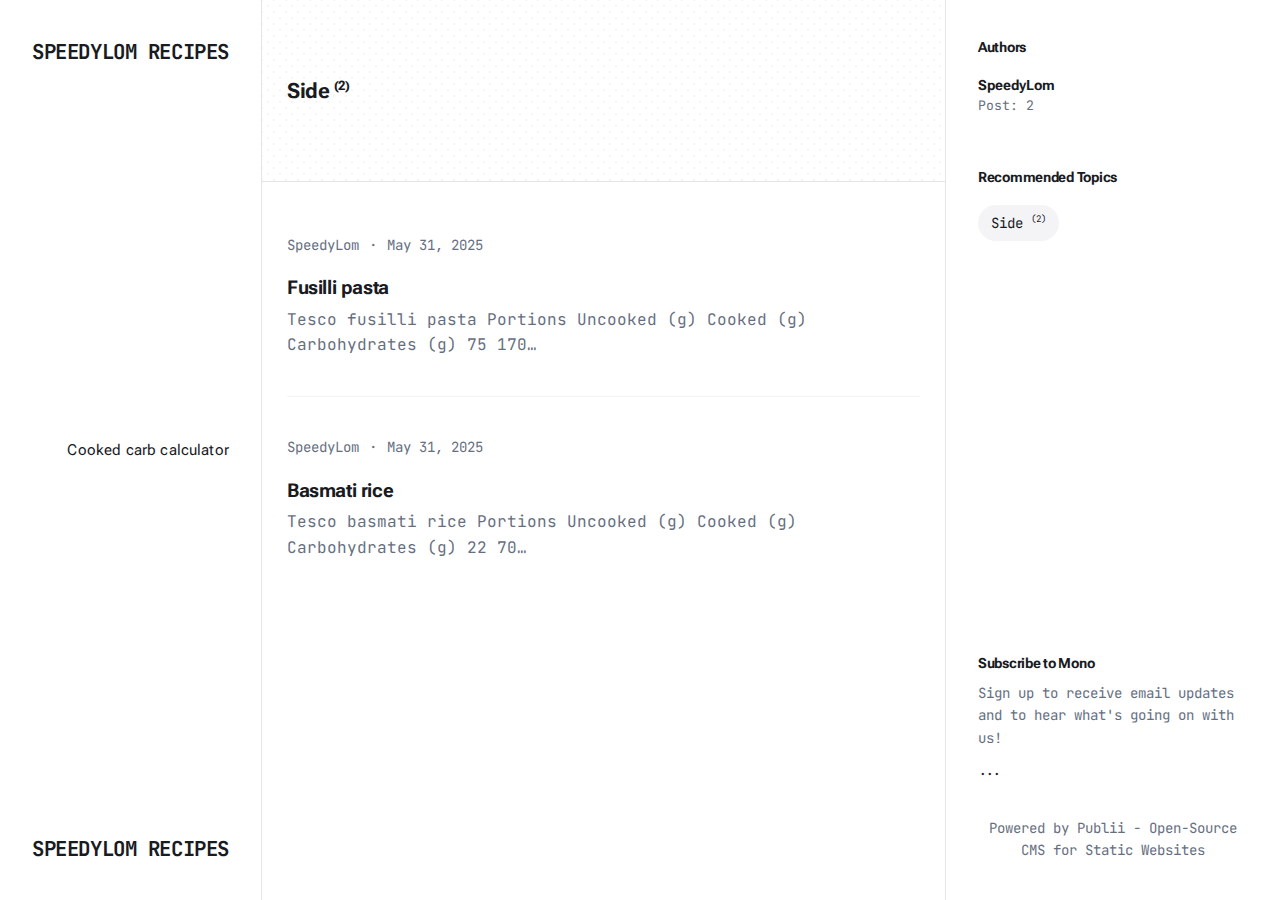
<file: tags/side/index.html>
<!DOCTYPE html><html lang="en-gb"><head><meta charset="utf-8"><meta http-equiv="X-UA-Compatible" content="IE=edge"><meta name="viewport" content="width=device-width,initial-scale=1"><title>Tag: Side - SpeedyLom Recipes</title><meta name="robots" content="noindex, follow"><meta name="generator" content="Publii Open-Source CMS for Static Site"><link rel="alternate" type="application/atom+xml" href="https://speedylom.github.io/recipes/feed.xml" title="SpeedyLom Recipes - RSS"><link rel="alternate" type="application/json" href="https://speedylom.github.io/recipes/feed.json" title="SpeedyLom Recipes - JSON"><meta property="og:title" content="Side"><meta property="og:site_name" content="SpeedyLom Recipes"><meta property="og:description" content=""><meta property="og:url" content="https://speedylom.github.io/recipes/tags/side/"><meta property="og:type" content="website"><link rel="preload" href="https://speedylom.github.io/recipes/assets/dynamic/fonts/jetbrainsmono/jetbrainsmono.woff2" as="font" type="font/woff2" crossorigin><link rel="preload" href="https://speedylom.github.io/recipes/assets/dynamic/fonts/robotoflex/robotoflex.woff2" as="font" type="font/woff2" crossorigin><link rel="stylesheet" href="https://speedylom.github.io/recipes/assets/css/style.css?v=5b402bc530615e32a98f6b62f807cf74"><script type="application/ld+json">{"@context":"http://schema.org","@type":"Organization","name":"SpeedyLom Recipes","url":"https://speedylom.github.io/recipes/"}</script><noscript><style>img[loading] {
                    opacity: 1;
                }</style></noscript></head><body class="tag-template"><div class="container"><div class="left-bar"><div class="left-bar__inner"><header class="header"><a class="logo" href="https://speedylom.github.io/recipes/">SpeedyLom Recipes</a><nav class="navbar"><button class="navbar__toggle" aria-label="Menu" aria-haspopup="true" aria-expanded="false"><span class="navbar__toggle__box"><span class="navbar__toggle__inner">Menu</span></span></button><ul class="navbar__menu"><li><a href="https://speedylom.github.io/recipes/cooked-carb-calculator/" target="_self" aria-label="Cooked carb calculator"><span>Cooked carb calculator</span></a></li></ul></nav><a class="logo logo--atbottom" href="https://speedylom.github.io/recipes/">SpeedyLom Recipes</a></header></div></div><main class="main page page--tag"><div class="hero"><div class="main__inner"><h1>Side <sup>(2)</sup></h1></div></div><div class="main__inner"><article class="c-card"><div class="c-card__meta"><div class="c-card__author"><a href="https://speedylom.github.io/recipes/authors/speedylom/">SpeedyLom</a></div><time datetime="2025-05-31T14:46">May 31, 2025</time></div><header class="c-card__header"><h2 class="c-card__title"><a href="https://speedylom.github.io/recipes/posts/fusilli-pasta/">Fusilli pasta</a></h2><p>Tesco fusilli pasta Portions Uncooked (g) Cooked (g) Carbohydrates (g) 75 170&hellip;</p></header></article><article class="c-card"><div class="c-card__meta"><div class="c-card__author"><a href="https://speedylom.github.io/recipes/authors/speedylom/">SpeedyLom</a></div><time datetime="2025-05-31T11:59">May 31, 2025</time></div><header class="c-card__header"><h2 class="c-card__title"><a href="https://speedylom.github.io/recipes/posts/basmati-rice/">Basmati rice</a></h2><p>Tesco basmati rice Portions Uncooked (g) Cooked (g) Carbohydrates (g) 22 70&hellip;</p></header></article></div></main><div class="right-bar"><div class="right-bar__inner"><div class="sidebar"><section class="box authors"><h3 class="box__title">Authors</h3><ul class="authors__cotainer"><li class="authors__item"><div><a href="https://speedylom.github.io/recipes/authors/speedylom/" class="authors__title">SpeedyLom</a> <span class="authors__meta">Post: 2</span></div></li></ul></section><section class="box tags"><h3 class="box__title">Recommended Topics</h3><ul class="tags__list"><li class="tags__item"><a href="https://speedylom.github.io/recipes/tags/side/" class="btn btn--gray">Side <sup>(2)</sup></a></li></ul></section><section class="box newsletter"><h3 class="box__title">Subscribe to Mono</h3><p class="newsletter__desc">Sign up to receive email updates and to hear what's going on with us!</p><form>...</form></section><div class="box copyright">Powered by Publii - Open-Source CMS for Static Websites</div></div></div></div></div><script defer="defer" src="https://speedylom.github.io/recipes/assets/js/scripts.min.js?v=b2d91bcadbf5db401b76eb5bb3092eb7"></script><script>var images = document.querySelectorAll('img[loading]');
        for (var i = 0; i < images.length; i++) {
            if (images[i].complete) {
                images[i].classList.add('is-loaded');
            } else {
                images[i].addEventListener('load', function () {
                    this.classList.add('is-loaded');
                }, false);
            }
        }</script></body></html>
</file>
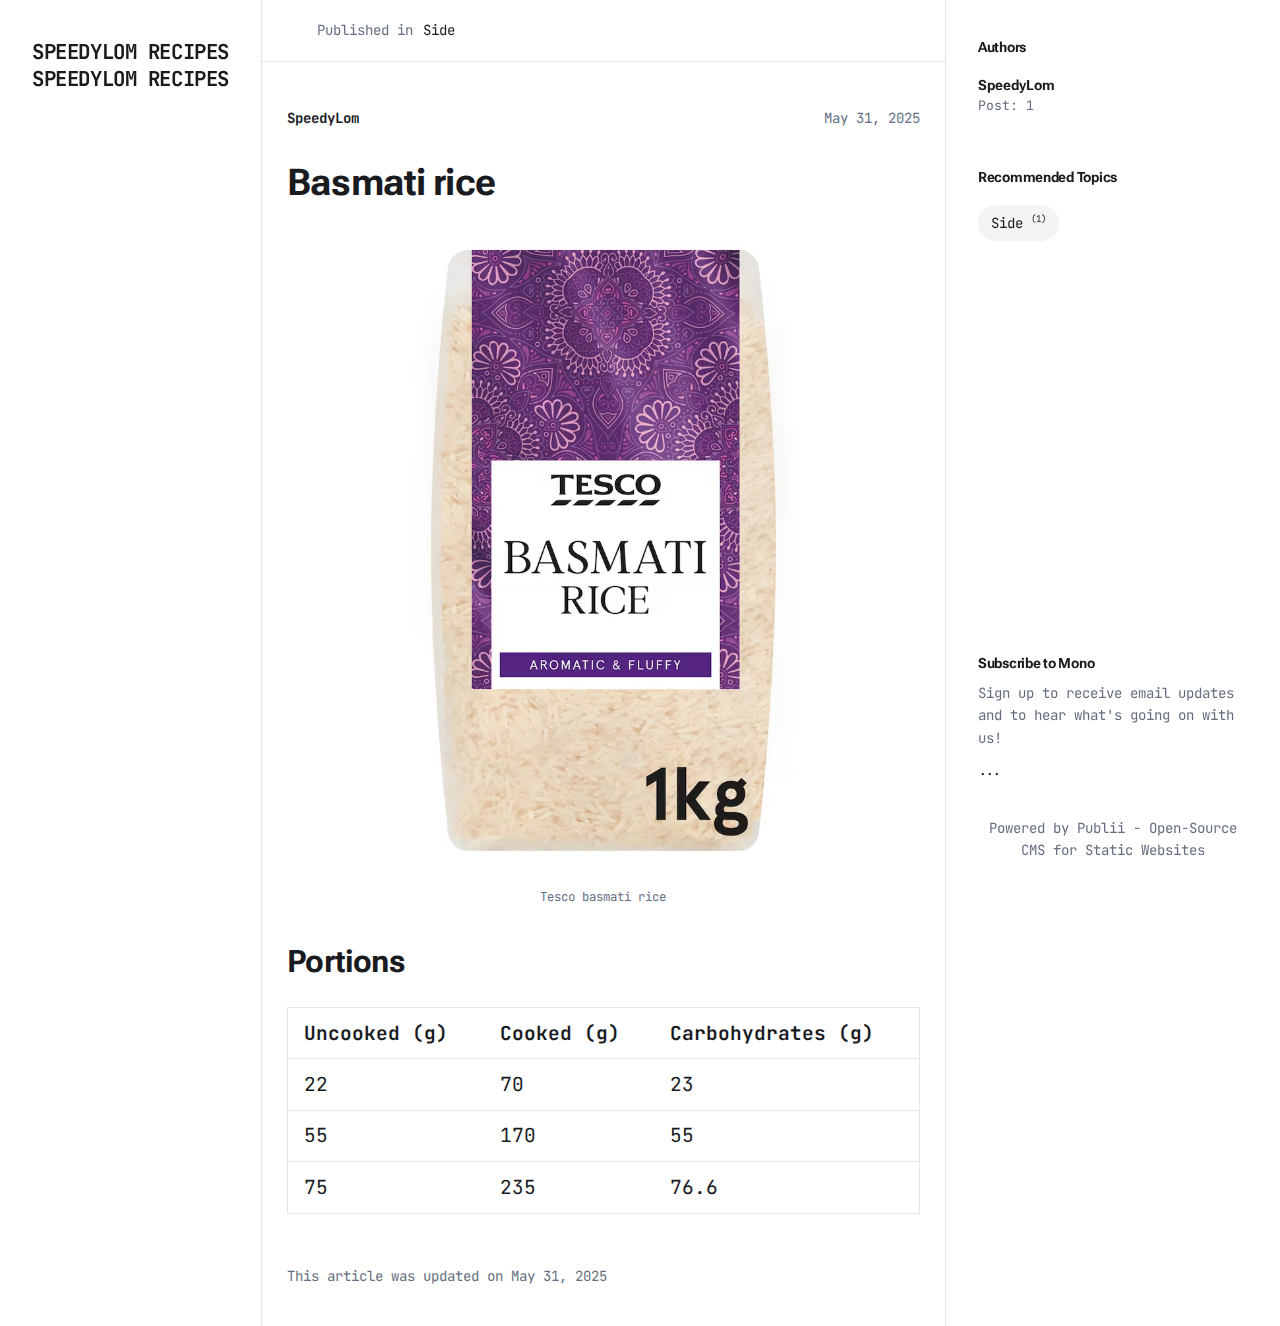
<file: basmati-rice.html>
<!DOCTYPE html><html lang="en-gb"><head><meta charset="utf-8"><meta http-equiv="X-UA-Compatible" content="IE=edge"><meta name="viewport" content="width=device-width,initial-scale=1"><title>Basmati rice - SpeedyLom Recipes</title><meta name="description" content="Tesco basmati rice Portions Uncooked (g) Cooked (g) Carbohydrates (g) 22 70&hellip;"><meta name="generator" content="Publii Open-Source CMS for Static Site"><link rel="canonical" href="https://speedylom.github.io/recipes/basmati-rice.html"><link rel="alternate" type="application/atom+xml" href="https://speedylom.github.io/recipes/feed.xml" title="SpeedyLom Recipes - RSS"><link rel="alternate" type="application/json" href="https://speedylom.github.io/recipes/feed.json" title="SpeedyLom Recipes - JSON"><meta property="og:title" content="Basmati rice"><meta property="og:site_name" content="SpeedyLom Recipes"><meta property="og:description" content="Tesco basmati rice Portions Uncooked (g) Cooked (g) Carbohydrates (g) 22 70&hellip;"><meta property="og:url" content="https://speedylom.github.io/recipes/basmati-rice.html"><meta property="og:type" content="article"><link rel="preload" href="https://speedylom.github.io/recipes/assets/dynamic/fonts/jetbrainsmono/jetbrainsmono.woff2" as="font" type="font/woff2" crossorigin><link rel="stylesheet" href="https://speedylom.github.io/recipes/assets/css/style.css?v=03c24dc67199d95709c9ad8251fb477c"><script type="application/ld+json">{"@context":"http://schema.org","@type":"Article","mainEntityOfPage":{"@type":"WebPage","@id":"https://speedylom.github.io/recipes/basmati-rice.html"},"headline":"Basmati rice","datePublished":"2025-05-31T11:59+01:00","dateModified":"2025-05-31T12:49+01:00","description":"Tesco basmati rice Portions Uncooked (g) Cooked (g) Carbohydrates (g) 22 70&hellip;","author":{"@type":"Person","name":"SpeedyLom","url":"https://speedylom.github.io/recipes/authors/speedylom/"},"publisher":{"@type":"Organization","name":"SpeedyLom"}}</script><noscript><style>img[loading] {
                    opacity: 1;
                }</style></noscript></head><body class="post-template"><div class="container"><div class="left-bar"><div class="left-bar__inner"><header class="header"><a class="logo" href="https://speedylom.github.io/recipes/">SpeedyLom Recipes </a><a class="logo logo--atbottom" href="https://speedylom.github.io/recipes/">SpeedyLom Recipes</a></header></div></div><main class="main post"><article class="content"><div class="content__meta content__meta--attop"><div class="content__meta--attop__inner"><div class="content__maintag"><svg width="20" height="20" aria-hidden="true" focusable="false"><use xlink:href="https://speedylom.github.io/recipes/assets/svg/svg-map.svg#tag"/></svg> Published in <a href="https://speedylom.github.io/recipes/tags/side/" class="metadata__maintag">Side</a></div></div></div><div class="main__inner"><div class="content__meta"><div class="content__author"><div><a href="https://speedylom.github.io/recipes/authors/speedylom/" class="content__author__name">SpeedyLom</a></div></div><div class="content__date"><time datetime="2025-05-31T11:59">May 31, 2025</time></div></div><header class="content__header"><h1 class="content__title">Basmati rice</h1></header><div class="content__entry"><figure class="post__image post__image--center"><img loading="lazy" src="https://speedylom.github.io/recipes/media/posts/1/rice.avif" height="[object Object]" width="[object Object]" alt="1kg packet of Tesco basmati rice"><figcaption>Tesco basmati rice</figcaption></figure><h2 id="portions">Portions</h2><div><table><thead><tr><th>Uncooked (g)</th><th>Cooked (g)</th><th>Carbohydrates (g)</th></tr></thead><tbody><tr><td>22</td><td>70</td><td>23</td></tr><tr><td>55</td><td>170</td><td>55</td></tr><tr><td>75</td><td>235</td><td>76.6</td></tr></tbody></table></div></div><footer class="content__footer"><div class="content__last-updated">This article was updated on <time datetime="2025-05-31T12:49">May 31, 2025</time></div><div class="content__share"></div></footer></div></article></main><div class="right-bar"><div class="right-bar__inner"><div class="sidebar"><section class="box authors"><h3 class="box__title">Authors</h3><ul class="authors__cotainer"><li class="authors__item"><div><a href="https://speedylom.github.io/recipes/authors/speedylom/" class="authors__title">SpeedyLom</a> <span class="authors__meta">Post: 1</span></div></li></ul></section><section class="box tags"><h3 class="box__title">Recommended Topics</h3><ul class="tags__list"><li class="tags__item"><a href="https://speedylom.github.io/recipes/tags/side/" class="btn btn--gray">Side <sup>(1)</sup></a></li></ul></section><section class="box newsletter"><h3 class="box__title">Subscribe to Mono</h3><p class="newsletter__desc">Sign up to receive email updates and to hear what's going on with us!</p><form>...</form></section><div class="box copyright">Powered by Publii - Open-Source CMS for Static Websites</div></div></div></div></div><script defer="defer" src="https://speedylom.github.io/recipes/assets/js/scripts.min.js?v=b2d91bcadbf5db401b76eb5bb3092eb7"></script><script>var images = document.querySelectorAll('img[loading]');
        for (var i = 0; i < images.length; i++) {
            if (images[i].complete) {
                images[i].classList.add('is-loaded');
            } else {
                images[i].addEventListener('load', function () {
                    this.classList.add('is-loaded');
                }, false);
            }
        }</script></body></html>
</file>
